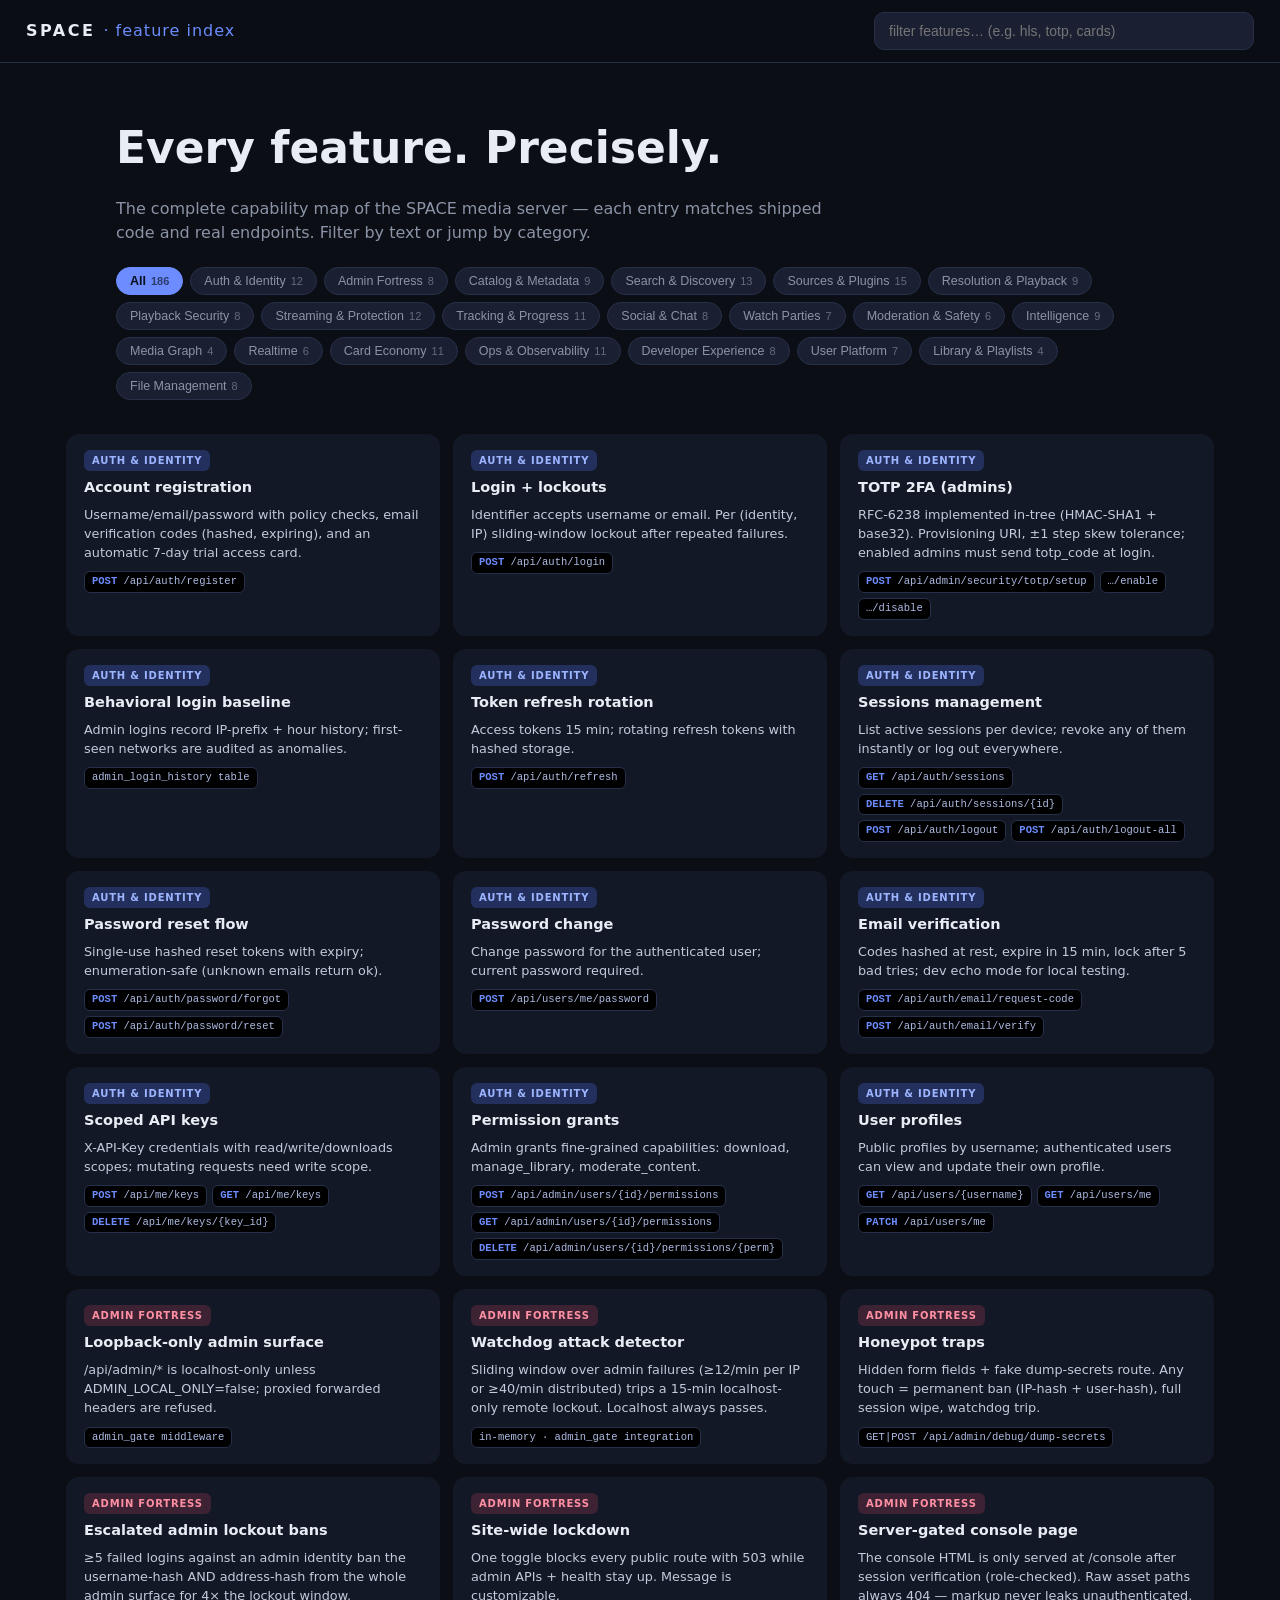
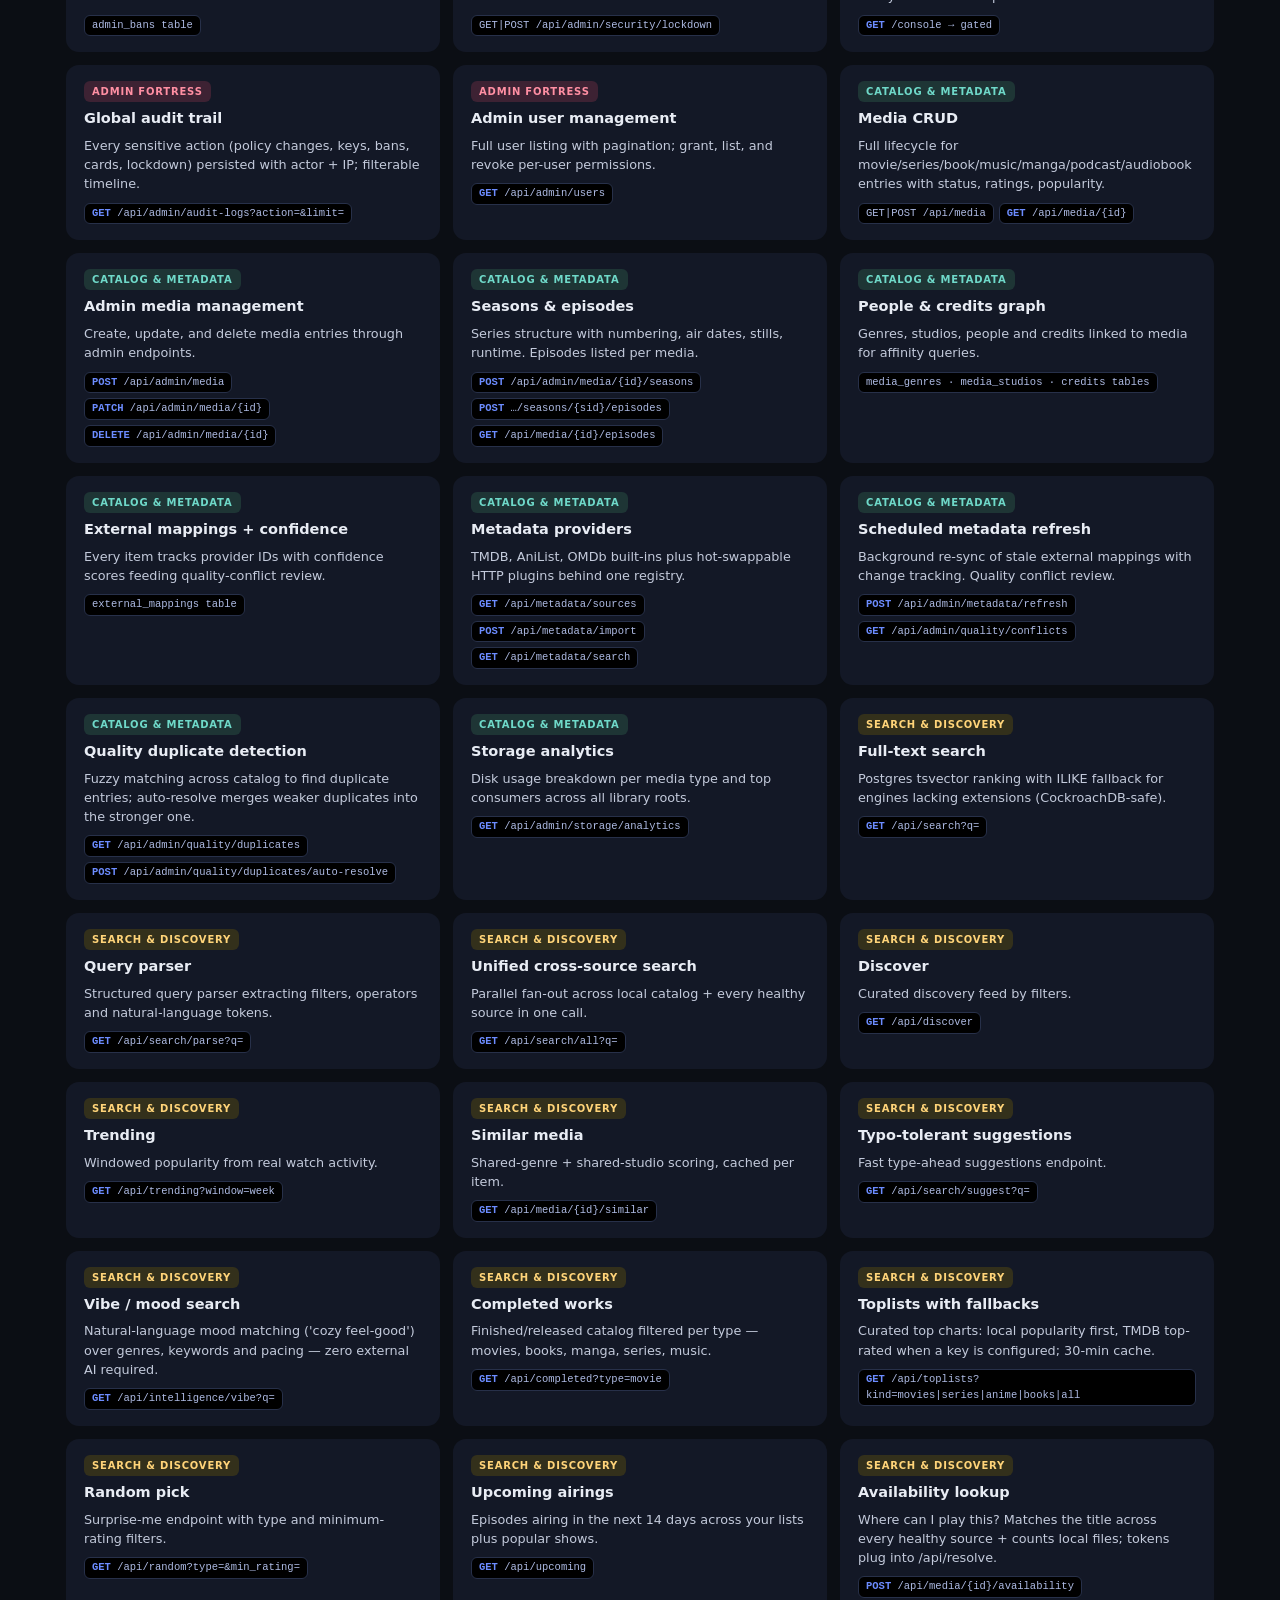
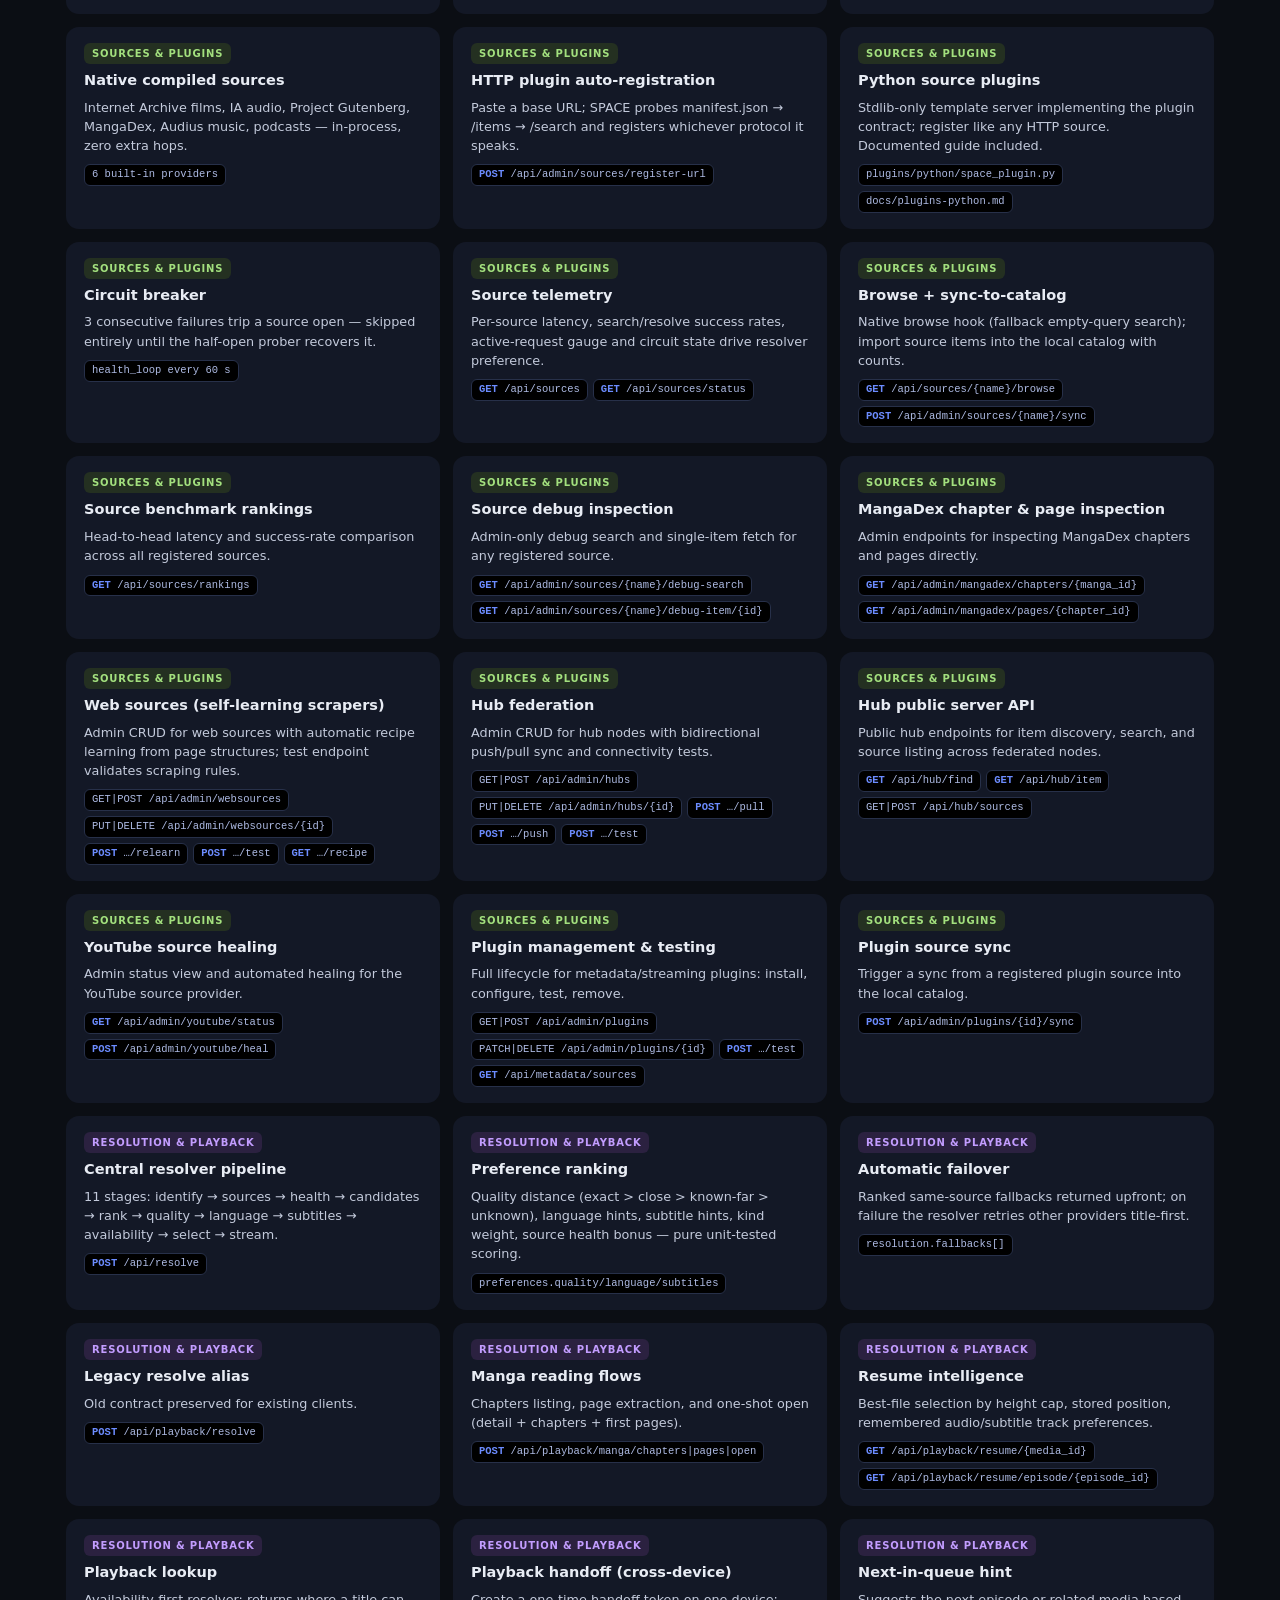
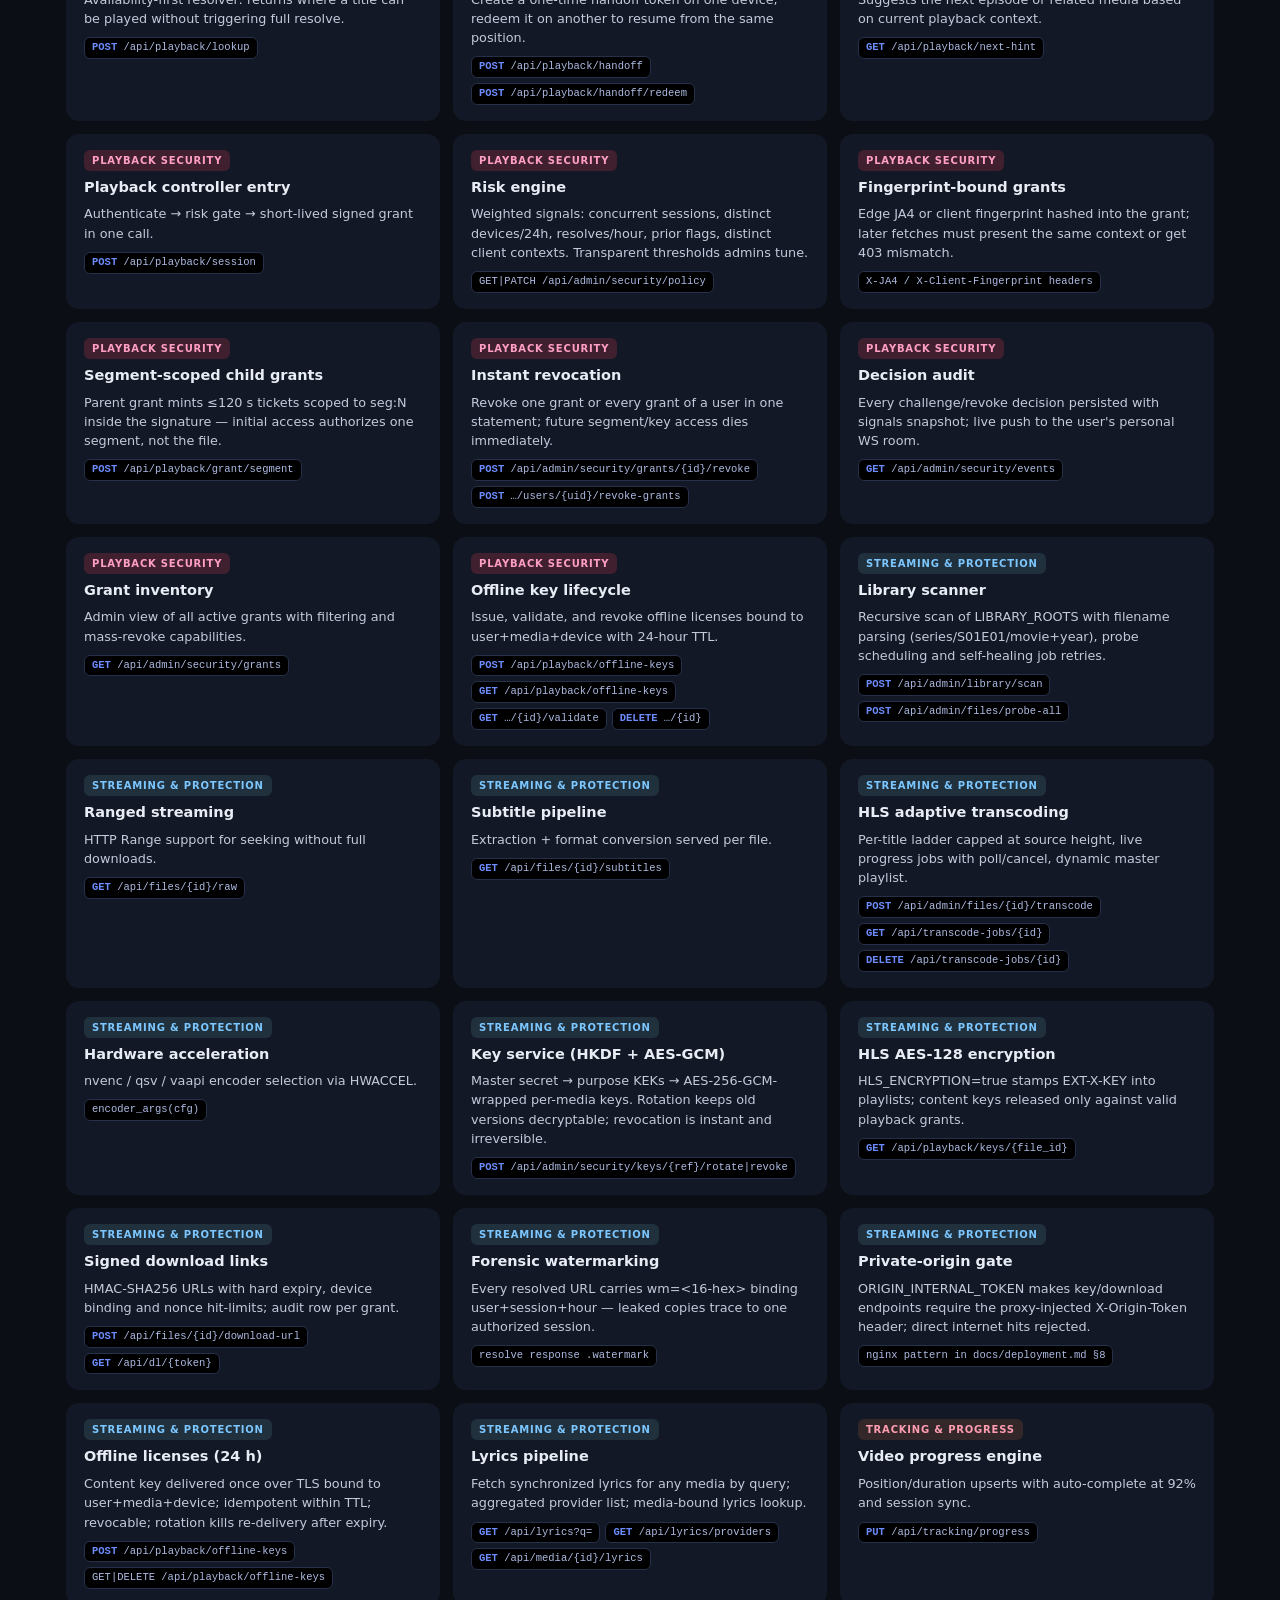
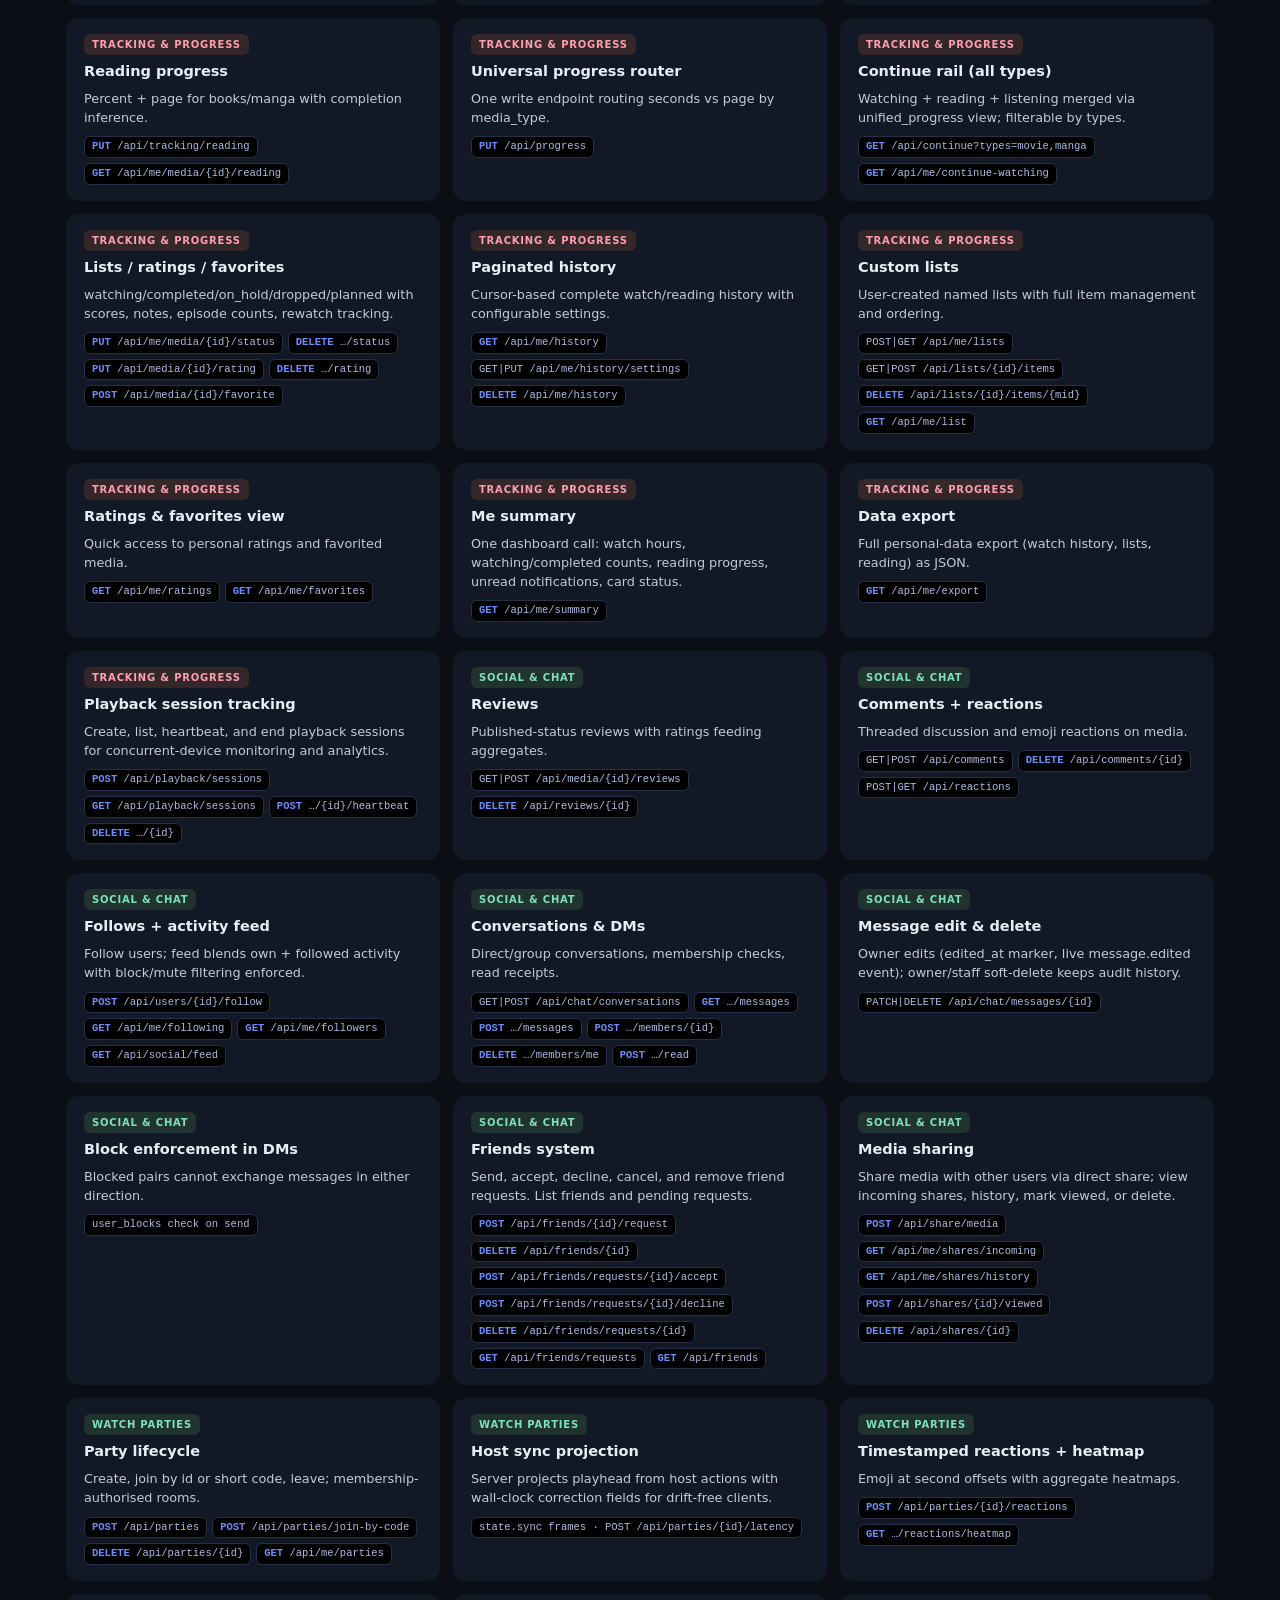
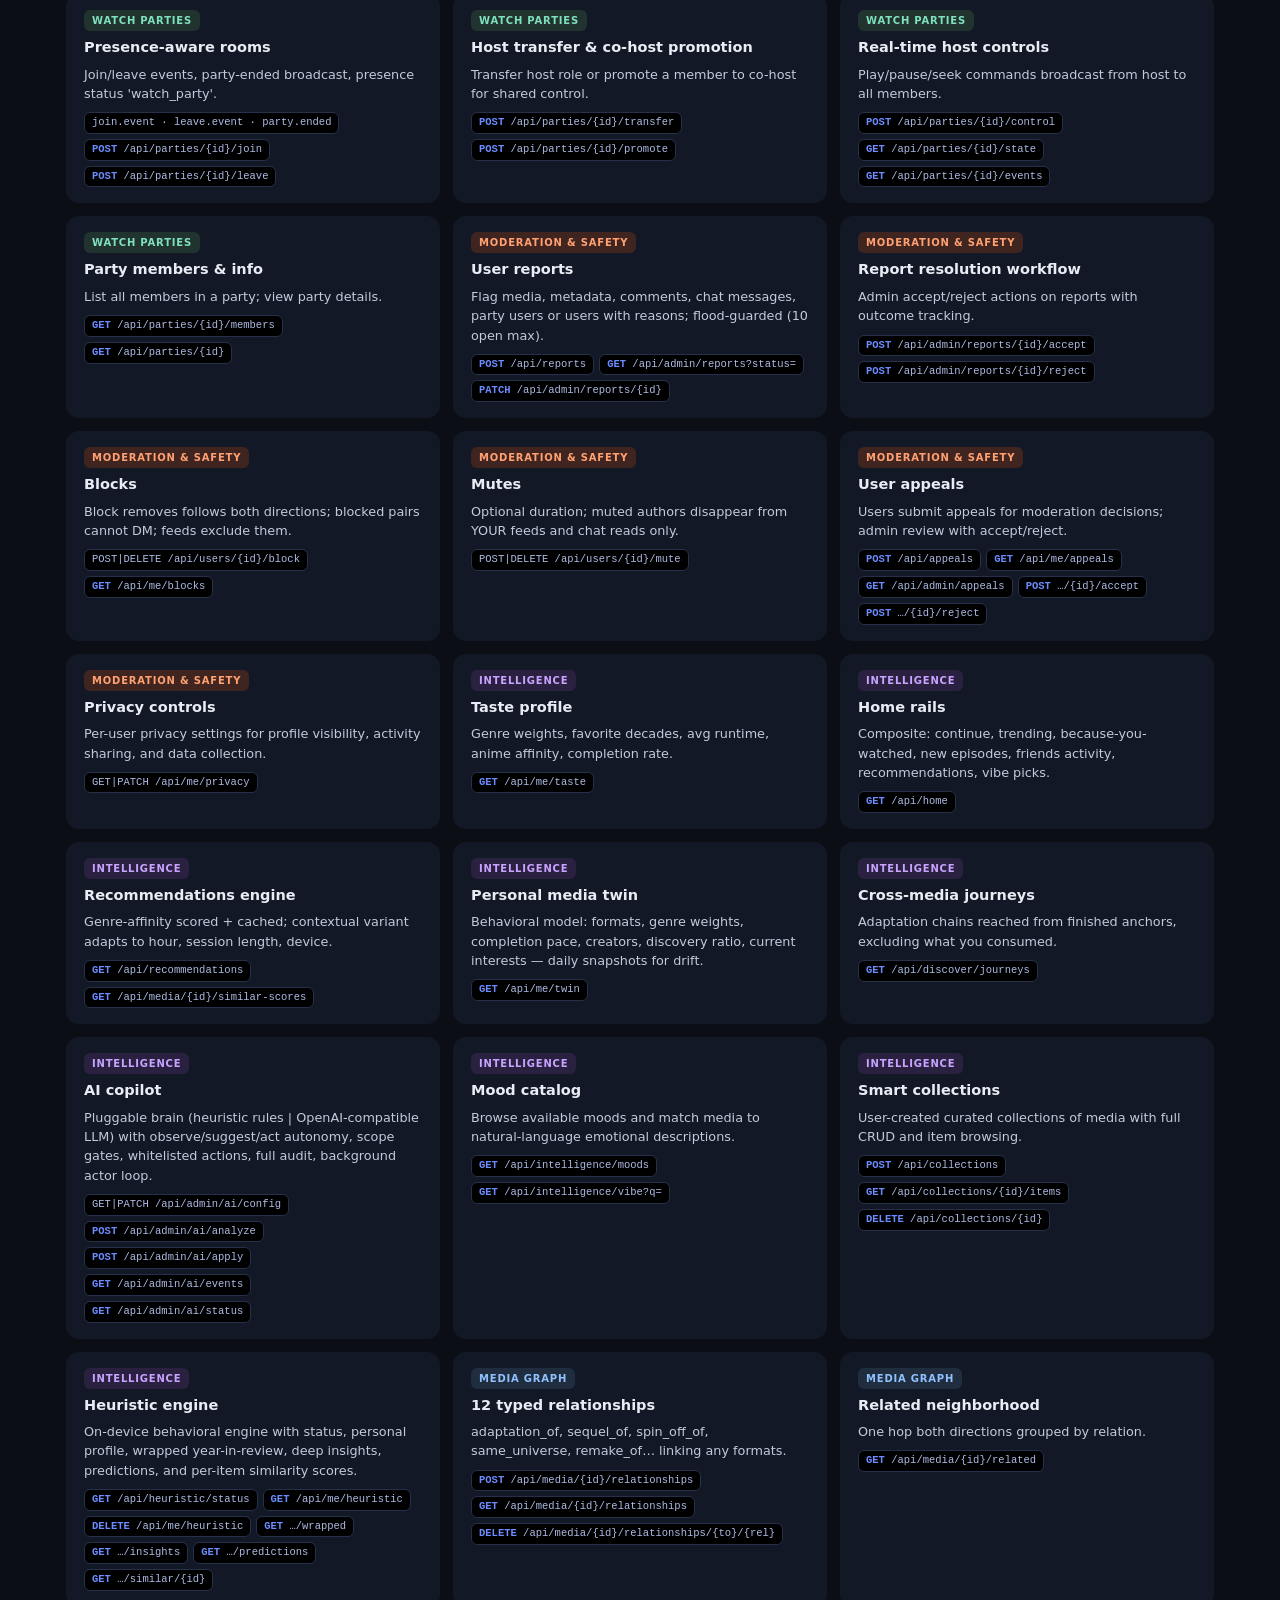
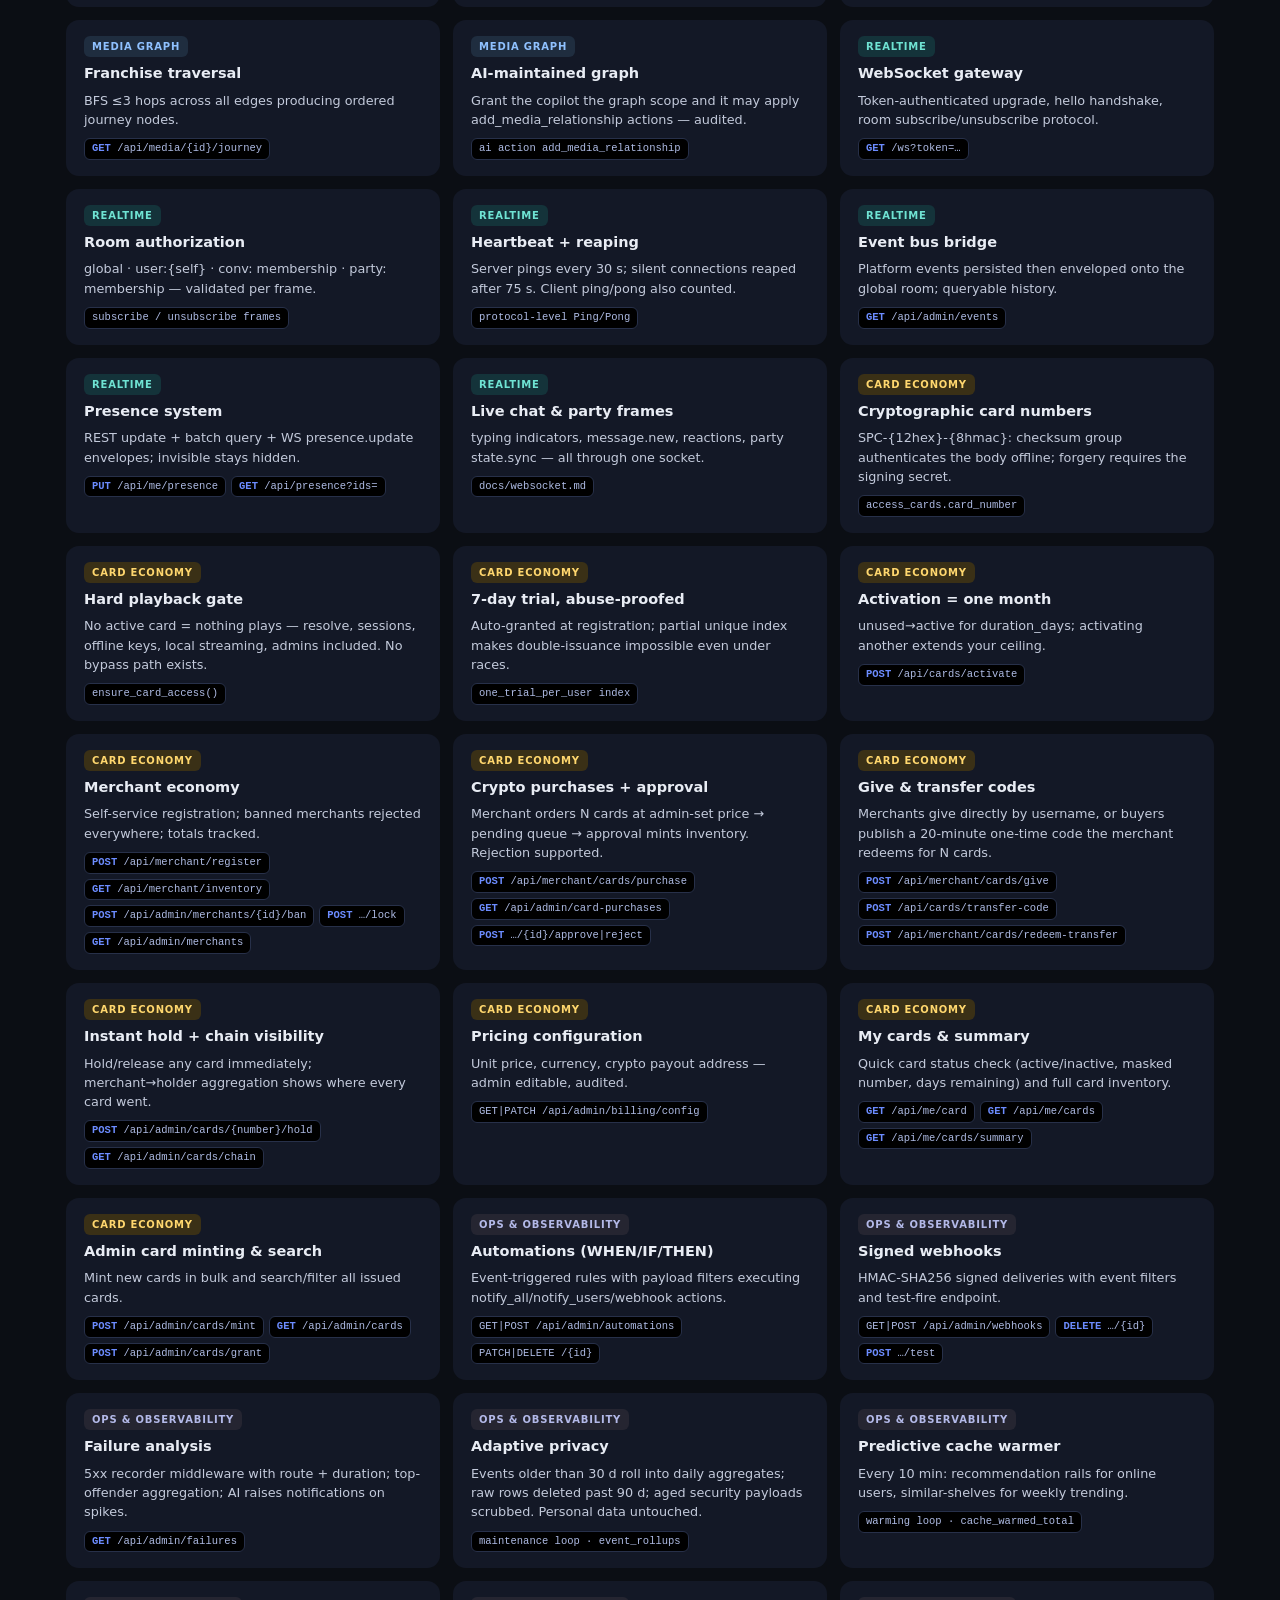
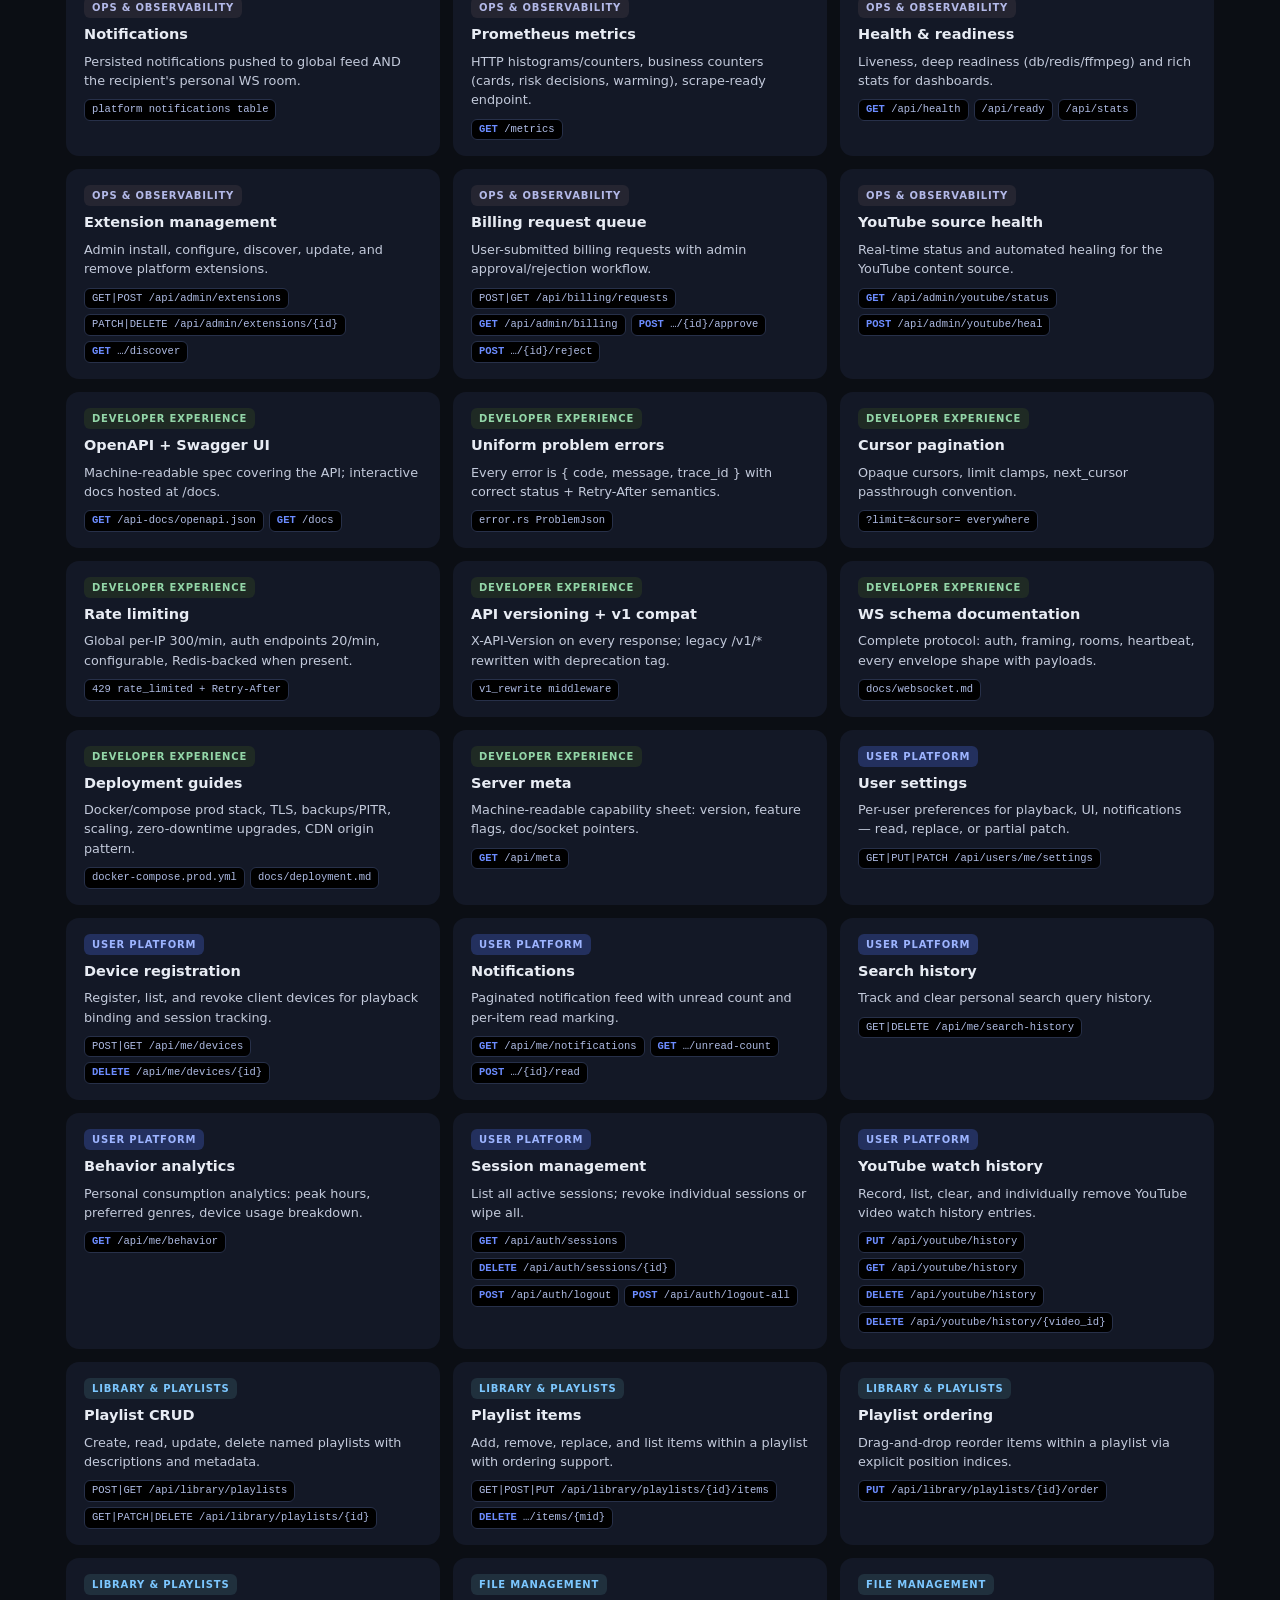
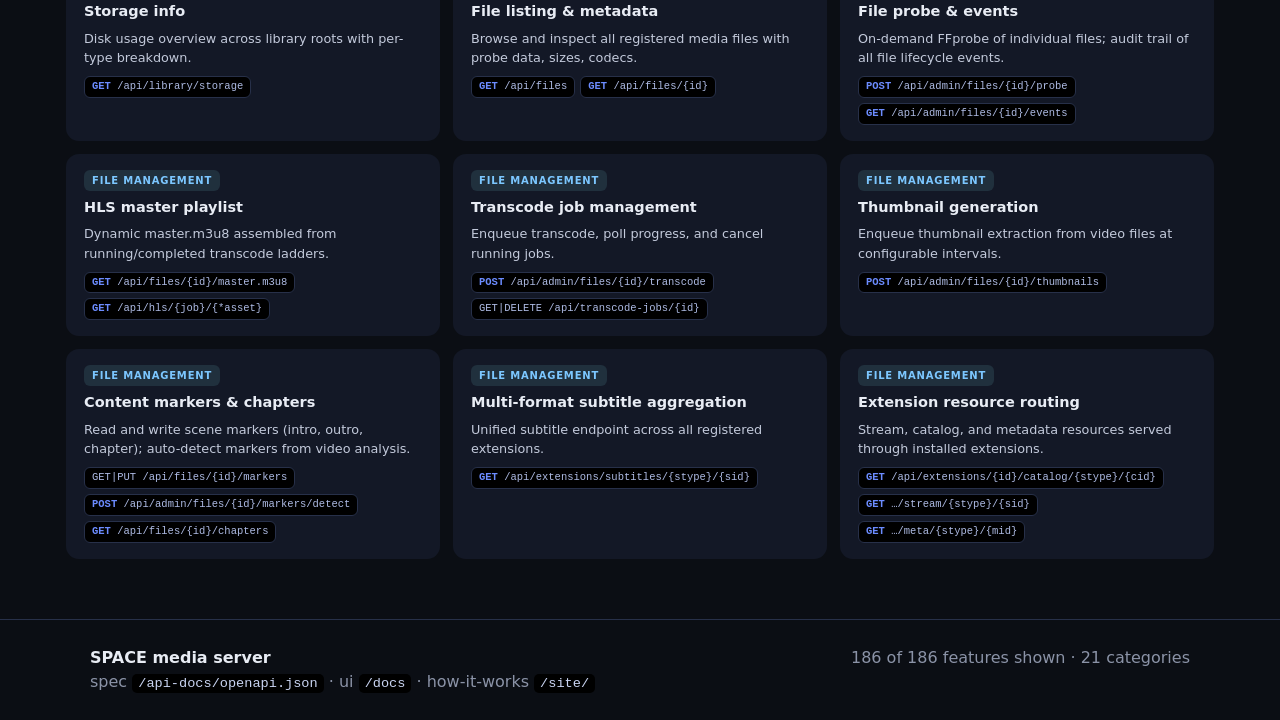
<file: features/index.html>
<!doctype html>
<html lang="en">
<head>
<meta charset="utf-8"/>
<meta name="viewport" content="width=device-width, initial-scale=1"/>
<title>SPACE · Every Feature</title>
<link rel="stylesheet" href="styles.css"/>
</head>
<body>

<header class="topbar">
  <div class="brand">SPACE <span>· feature index</span></div>
  <input id="q" type="search" placeholder="filter features… (e.g. hls, totp, cards)" autocomplete="off"/>
</header>

<section class="hero">
  <h1>Every feature. Precisely.</h1>
  <p class="lede">
    The complete capability map of the SPACE media server — each entry matches
    shipped code and real endpoints. Filter by text or jump by category.
  </p>
  <div class="cats" id="cats"></div>
</section>

<main id="grid" class="grid"></main>

<footer>
  <div class="foot-inner">
    <div><b>SPACE media server</b><br/>
      <span class="muted">spec <code>/api-docs/openapi.json</code> · ui <code>/docs</code> · how-it-works <code>/site/</code></span></div>
    <div class="muted" id="count-line"></div>
  </div>
</footer>

<script src="data.js"></script>
<script src="app.js"></script>
</body>
</html>
</file>
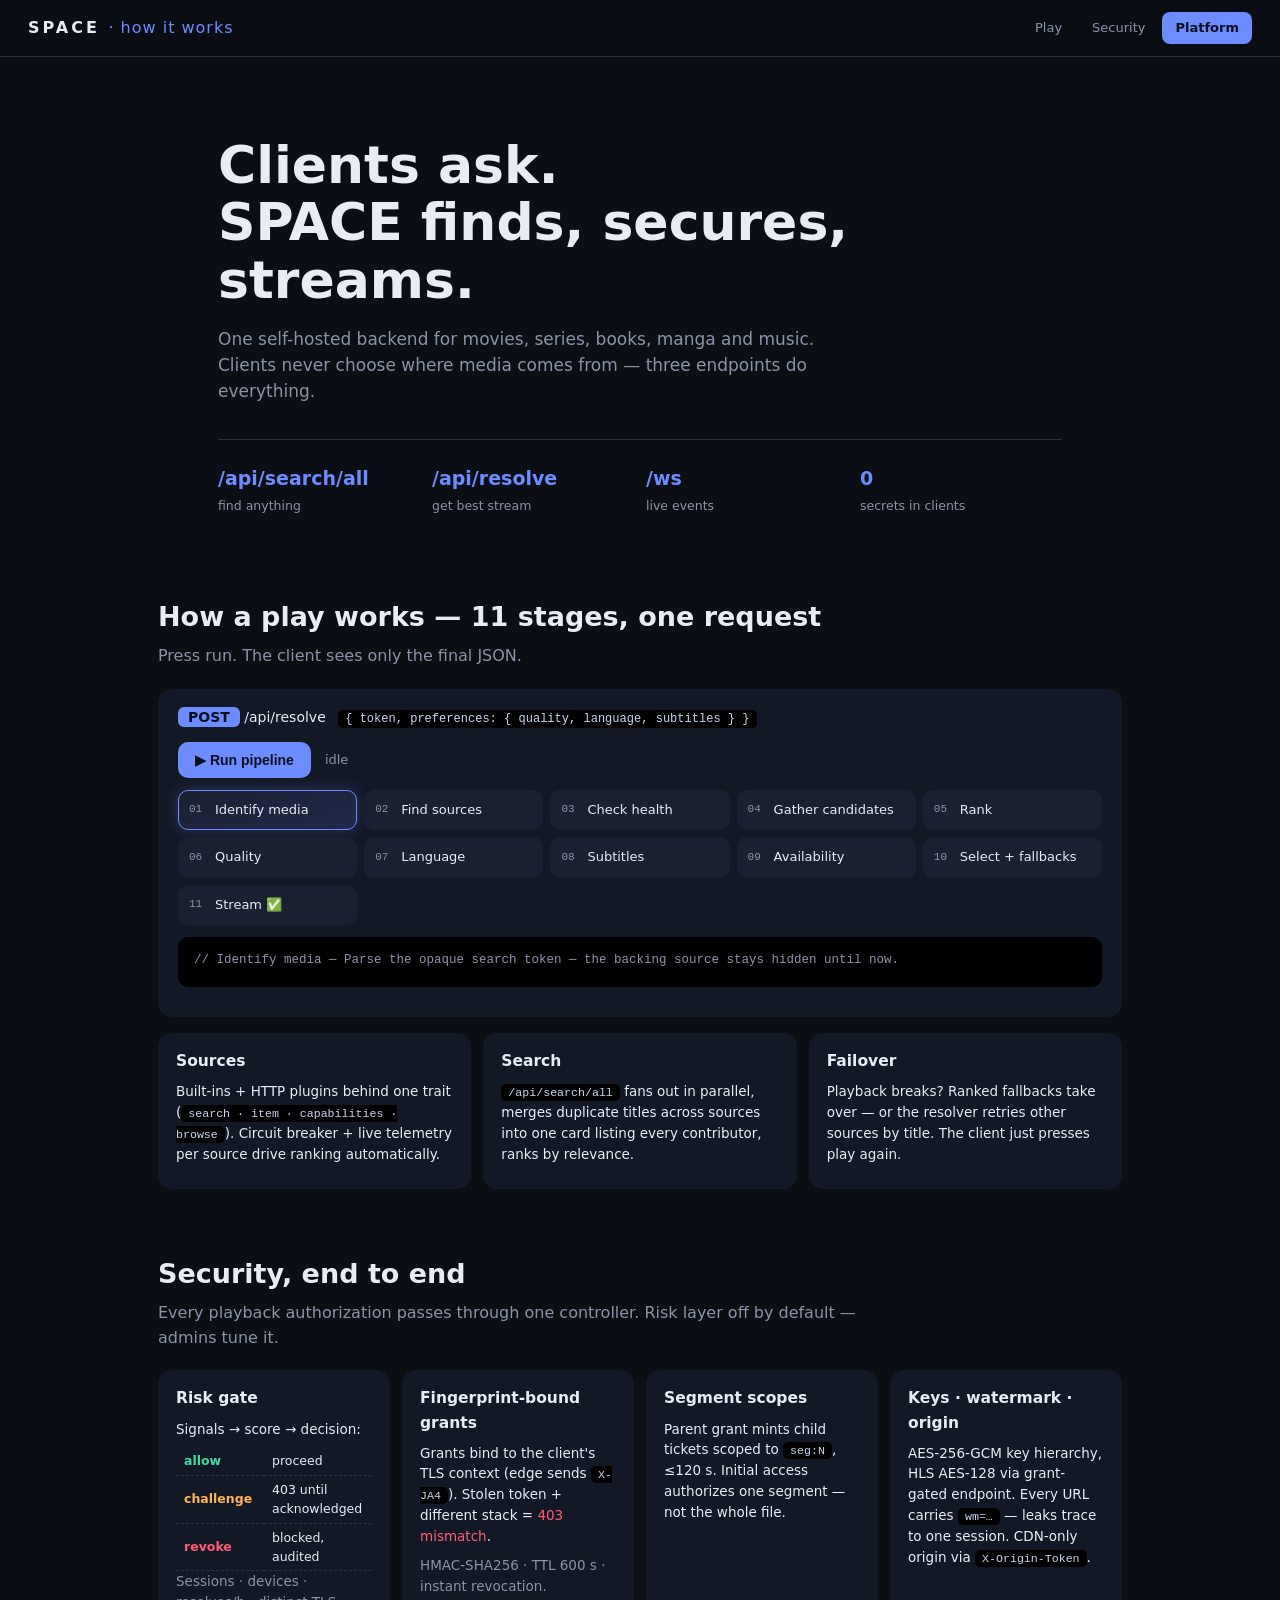
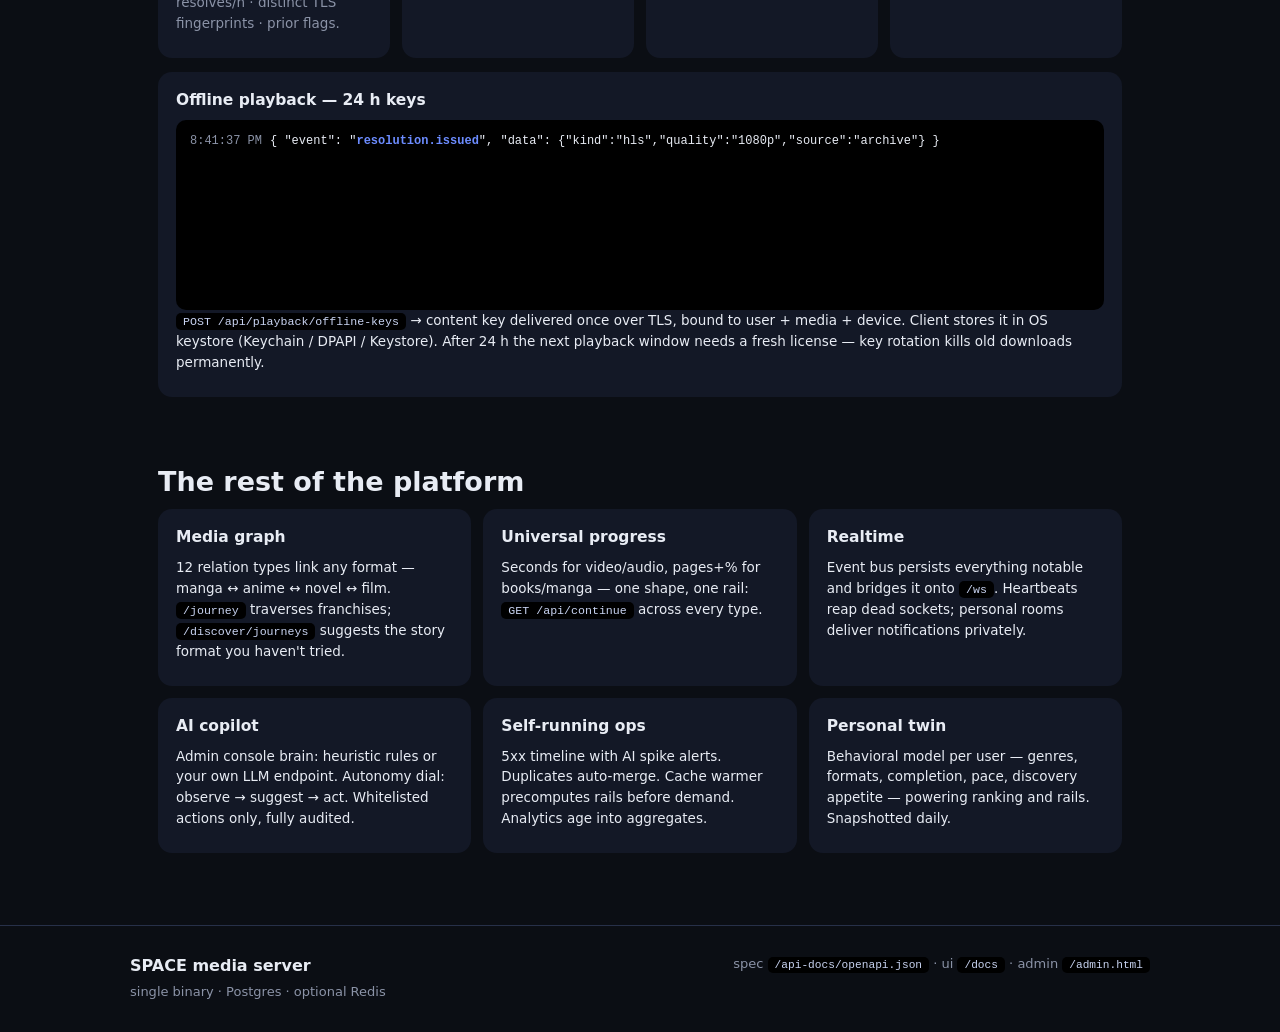
<file: site/index.html>
<!doctype html>
<html lang="en">
<head>
<meta charset="utf-8"/>
<meta name="viewport" content="width=device-width, initial-scale=1"/>
<title>SPACE · How It Works</title>
<link rel="stylesheet" href="styles.css"/>
</head>
<body>

<header class="topbar">
  <div class="brand">SPACE <span>· how it works</span></div>
  <nav id="nav">
    <a href="#play">Play</a>
    <a href="#security">Security</a>
    <a href="#platform">Platform</a>
  </nav>
</header>

<!-- ============================== HERO ============================== -->
<section class="hero">
  <h1>Clients ask.<br/>SPACE finds, secures, streams.</h1>
  <p class="lede">
    One self-hosted backend for movies, series, books, manga and music.
    Clients never choose where media comes from — three endpoints do everything.
  </p>
  <div class="hero-stats">
    <div><b>/api/search/all</b><span>find anything</span></div>
    <div><b>/api/resolve</b><span>get best stream</span></div>
    <div><b>/ws</b><span>live events</span></div>
    <div><b>0</b><span>secrets in clients</span></div>
  </div>
</section>

<!-- ============================== PLAY ============================== -->
<section id="play" class="section">
  <h2>How a play works — 11 stages, one request</h2>
  <p class="sub">Press run. The client sees only the final JSON.</p>

  <div class="panel">
    <div class="req-line"><span class="m post">POST</span> /api/resolve
      <code>{ token, preferences: { quality, language, subtitles } }</code>
    </div>
    <div class="stepper-head">
      <button id="run-btn" class="btn accent">▶ Run pipeline</button>
      <span id="step-status" class="muted">idle</span>
    </div>
    <ol id="steps">
      <li data-note="Parse the opaque search token — the backing source stays hidden until now.">Identify media</li>
      <li data-note="Healthy providers ordered: primary first, category matches next.">Find sources</li>
      <li data-note="Circuit breaker skips dead backends — zero wasted latency.">Check health</li>
      <li data-note="Fan out for candidate streams; per-provider failures are isolated.">Gather candidates</li>
      <li data-note="Score: kind weight, quality distance, language + subtitle hints, source success rate.">Rank</li>
      <li data-note="Exact quality match wins; close degrades gracefully; unknown ranks lowest.">Quality</li>
      <li data-note="Labels scanned for language signals (eng / japanese / dub…).">Language</li>
      <li data-note="sub / srt / vtt mentions boost streams matching your preference.">Subtitles</li>
      <li data-note="Only providers that returned playable links survive.">Availability</li>
      <li data-note="Winner selected; runners-up become fallbacks for automatic failover.">Select + fallbacks</li>
      <li data-note="Short-lived signed grant issued, watermark stamped on URL, stream returns.">Stream ✅</li>
    </ol>
    <pre id="step-note" class="note">// press Run</pre>
    <div id="result-card" class="result hidden">
      <div class="res-title ok">200 OK</div>
<pre>{ "resolution_id": "0192…", "kind": "hls",
  "url": "https://…/index.m3u8?wm=a1b2c3d4e5f60718",
  "quality": "1080p", "expires_at_unix": 1750000000,
  "authorization": "&lt;base64&gt;.&lt;hmac&gt;",
  "fallbacks": [ { "kind": "mp4" } ],
  "watermark": "a1b2c3d4e5f60718" }</pre>
    </div>
  </div>

  <div class="three-cards">
    <div class="card"><h3>Sources</h3><p>Built-ins + HTTP plugins behind one trait (<code>search · item · capabilities · browse</code>). Circuit breaker + live telemetry per source drive ranking automatically.</p></div>
    <div class="card"><h3>Search</h3><p><code>/api/search/all</code> fans out in parallel, merges duplicate titles across sources into one card listing every contributor, ranks by relevance.</p></div>
    <div class="card"><h3>Failover</h3><p>Playback breaks? Ranked fallbacks take over — or the resolver retries other sources by title. The client just presses play again.</p></div>
  </div>
</section>

<!-- ============================== SECURITY ============================== -->
<section id="security" class="section">
  <h2>Security, end to end</h2>
  <p class="sub">Every playback authorization passes through one controller. Risk layer off by default — admins tune it.</p>

  <div class="four-cards">
    <div class="card">
      <h3>Risk gate</h3>
      <p>Signals → score → decision:</p>
      <table class="mini">
        <tr><td class="ok">allow</td><td>proceed</td></tr>
        <tr><td class="warn">challenge</td><td>403 until acknowledged</td></tr>
        <tr><td class="err">revoke</td><td>blocked, audited</td></tr>
      </table>
      <p class="muted">Sessions · devices · resolves/h · distinct TLS fingerprints · prior flags.</p>
    </div>
    <div class="card">
      <h3>Fingerprint-bound grants</h3>
      <p>Grants bind to the client's TLS context (edge sends <code>X-JA4</code>). Stolen token + different stack = <span class="err">403 mismatch</span>.</p>
      <p class="muted">HMAC-SHA256 · TTL 600 s · instant revocation.</p>
    </div>
    <div class="card">
      <h3>Segment scopes</h3>
      <p>Parent grant mints child tickets scoped to <code>seg:N</code>, ≤120 s. Initial access authorizes one segment — not the whole file.</p>
    </div>
    <div class="card">
      <h3>Keys · watermark · origin</h3>
      <p>AES-256-GCM key hierarchy, HLS AES-128 via grant-gated endpoint. Every URL carries <code>wm=…</code> — leaks trace to one session. CDN-only origin via <code>X-Origin-Token</code>.</p>
    </div>
  </div>

  <div class="card wide">
    <h3>Offline playback — 24 h keys</h3>
    <p><code>POST /api/playback/offline-keys</code> → content key delivered once over TLS, bound to user + media + device. Client stores it in OS keystore (Keychain / DPAPI / Keystore). After 24 h the next playback window needs a fresh license — key rotation kills old downloads permanently.</p>
  </div>
</section>

<!-- ============================== PLATFORM ============================== -->
<section id="platform" class="section">
  <h2>The rest of the platform</h2>
  <div class="six-cards">
    <div class="card"><h3>Media graph</h3><p>12 relation types link any format — manga ↔ anime ↔ novel ↔ film. <code>/journey</code> traverses franchises; <code>/discover/journeys</code> suggests the story format you haven't tried.</p></div>
    <div class="card"><h3>Universal progress</h3><p>Seconds for video/audio, pages+% for books/manga — one shape, one rail: <code>GET /api/continue</code> across every type.</p></div>
    <div class="card"><h3>Realtime</h3><p>Event bus persists everything notable and bridges it onto <code>/ws</code>. Heartbeats reap dead sockets; personal rooms deliver notifications privately.</p></div>
    <div class="card"><h3>AI copilot</h3><p>Admin console brain: heuristic rules or your own LLM endpoint. Autonomy dial: observe → suggest → act. Whitelisted actions only, fully audited.</p></div>
    <div class="card"><h3>Self-running ops</h3><p>5xx timeline with AI spike alerts. Duplicates auto-merge. Cache warmer precomputes rails before demand. Analytics age into aggregates.</p></div>
    <div class="card"><h3>Personal twin</h3><p>Behavioral model per user — genres, formats, completion, pace, discovery appetite — powering ranking and rails. Snapshotted daily.</p></div>
  </div>
</section>

<footer>
  <div class="foot-inner">
    <div><b>SPACE media server</b><br/><span class="muted">single binary · Postgres · optional Redis</span></div>
    <div class="muted">spec <code>/api-docs/openapi.json</code> · ui <code>/docs</code> · admin <code>/admin.html</code></div>
  </div>
</footer>

<script src="app.js"></script>
</body>
</html>
</file>
<file: features/styles.css>
/* SPACE feature index */
:root {
  --bg:#0b0e14; --panel:#131826; --panel2:#1a2032; --line:#273049;
  --text:#e8ecf4; --muted:#8b93a7; --accent:#6c8cff;
  --ok:#43d9a3; --warn:#ffb454; --err:#ff5c74;
}
* { box-sizing:border-box }
body { margin:0; background:var(--bg); color:var(--text);
  font-family:Inter,'Segoe UI',system-ui,sans-serif; line-height:1.5 }
code { background:#000; padding:2px 6px; border-radius:5px;
  font-family:ui-monospace,Cascadia Code,Consolas,monospace; font-size:.85em; color:#c9d4f2 }

.topbar { position:sticky; top:0; z-index:50; display:flex; align-items:center;
  justify-content:space-between; gap:16px; padding:12px 26px;
  background:rgba(11,14,20,.9); backdrop-filter:blur(8px); border-bottom:1px solid var(--line) }
.brand { letter-spacing:2.5px; font-weight:700 }
.brand span { color:var(--accent); letter-spacing:1px; font-weight:400 }
#q { flex:0 1 380px; background:var(--panel2); color:var(--text); border:1px solid var(--line);
  border-radius:10px; padding:10px 14px; font-size:14px }
#q:focus { outline:none; border-color:var(--accent) }

.hero { max-width:1100px; margin:0 auto; padding:52px 26px 8px }
.hero h1 { font-size:clamp(28px,4vw,44px); margin:0 0 10px }
.lede { color:var(--muted); max-width:720px }
.cats { display:flex; gap:7px; flex-wrap:wrap; margin-top:22px }
.cat {
  background:var(--panel2); border:1px solid var(--line); color:var(--muted);
  border-radius:999px; padding:6px 13px; cursor:pointer; font-size:12.5px; transition:all .15s
}
.cat:hover { color:var(--text) }
.cat.active { background:var(--accent); border-color:var(--accent); color:#08101f; font-weight:700 }
.cat .n { opacity:.65; margin-left:5px; font-size:11px }

.grid {
  max-width:1200px; margin:26px auto 60px; padding:0 26px;
  display:grid; grid-template-columns:repeat(auto-fill,minmax(330px,1fr)); gap:13px
}
.feat {
  background:var(--panel); border:1px solid transparent; border-radius:13px;
  padding:15px 17px; animation:rise .3s ease both
}
.feat:hover { border-color:var(--line) }
.feat h3 { margin:0 0 6px; font-size:14.5px; display:flex; align-items:center; gap:8px }
.feat p { margin:0 0 9px; font-size:12.8px; color:#c3cadb }
.eps { display:flex; flex-wrap:wrap; gap:5px }
.ep {
  font-family:ui-monospace,monospace; font-size:10.5px; color:#aebbe4;
  background:#000; border:1px solid var(--line); border-radius:6px; padding:2px 7px
}
.ep b { color:var(--accent); font-weight:700 }
.tag {
  font-size:10px; letter-spacing:.8px; text-transform:uppercase; font-weight:800;
  padding:3px 8px; border-radius:6px; white-space:nowrap
}
.t-auth { background:#23305e; color:#9db4ff } .t-security { background:#3d2233; color:#ff8fa3 }
.t-catalog { background:#1e3535; color:#6fd9c9 } .t-search { background:#33301b; color:#ffd479 }
.t-sources { background:#243021; color:#a3e07e } .t-playback { background:#2b2140; color:#c39dff } .t-playback2 { background:#401f2e; color:#ff9fc4 }
.t-streaming { background:#20303d; color:#7cc7ff } .t-tracking { background:#33272a; color:#ff9db0 }
.t-social { background:#21332e; color:#7fe0bd } .t-moderation { background:#402420; color:#ffa171 }
.t-intelligence { background:#2a2140; color:#c9a3ff } .t-graph { background:#1f2d3f; color:#8fc1ff }
.t-realtime { background:#14333a; color:#6fe3d3 } .t-billing { background:#3a3016; color:#ffd76e }
.t-ops { background:#252531; color:#b3b9e8 } .t-dx { background:#1f2a24; color:#93d6a8 }
.muted { color:var(--muted) }
.empty { grid-column:1/-1; text-align:center; color:var(--muted); padding:60px 0 }

footer { border-top:1px solid var(--line); padding:26px; margin-top:30px }
.foot-inner { max-width:1100px; margin:0 auto; display:flex; justify-content:space-between; gap:14px; flex-wrap:wrap }
@keyframes rise { from{opacity:0;transform:translateY(6px)} to{opacity:1} }
</file>
<file: site/styles.css>
/* SPACE · how it works — brief edition */
:root {
  --bg: #0b0e14;
  --panel: #131826;
  --panel2: #1a2032;
  --line: #273049;
  --text: #e8ecf4;
  --muted: #8b93a7;
  --accent: #6c8cff;
  --ok: #43d9a3;
  --warn: #ffb454;
  --err: #ff5c74;
}

* { box-sizing: border-box; }
html { scroll-behavior: smooth; scroll-padding-top: 70px; }
body {
  margin: 0; background: var(--bg); color: var(--text);
  font-family: Inter, "Segoe UI", system-ui, sans-serif; line-height: 1.55;
}
code {
  background: #000; padding: 2px 7px; border-radius: 5px;
  font-family: ui-monospace, Cascadia Code, Consolas, monospace; font-size: 0.86em;
  color: #c9d4f2;
}
pre {
  background: #000; border-radius: 10px; padding: 14px 16px; overflow: auto;
  font-size: 12.5px; line-height: 1.5;
  font-family: ui-monospace, Cascadia Code, Consolas, monospace; color: #b9c6e8;
}
.muted { color: var(--muted); font-size: 13px; }
.ok { color: var(--ok); } .warn { color: var(--warn); } .err { color: var(--err); }
.hidden { display: none !important; }

/* ---------- top bar ---------- */
.topbar {
  position: sticky; top: 0; z-index: 50;
  display: flex; align-items: center; justify-content: space-between; gap: 16px;
  padding: 12px 28px; background: rgba(11, 14, 20, .88);
  backdrop-filter: blur(8px); border-bottom: 1px solid var(--line);
}
.brand { letter-spacing: 3px; font-weight: 700; }
.brand span { color: var(--accent); letter-spacing: 1px; font-weight: 400; }
#nav { display: flex; gap: 4px; }
#nav a { color: var(--muted); text-decoration: none; font-size: 13px; padding: 6px 13px; border-radius: 8px; }
#nav a:hover { color: var(--text); background: var(--panel2); }
#nav a.active { color: #08101f; background: var(--accent); font-weight: 600; }

/* ---------- hero ---------- */
.hero { max-width: 900px; margin: 0 auto; padding: 80px 28px 30px; }
.hero h1 { font-size: clamp(32px, 5vw, 52px); line-height: 1.1; margin: 0 0 14px; }
.lede { color: var(--muted); font-size: 17px; max-width: 640px; }
.hero-stats {
  display: grid; grid-template-columns: repeat(auto-fit, minmax(160px, 1fr)); gap: 12px;
  margin-top: 34px; border-top: 1px solid var(--line); padding-top: 24px;
}
.hero-stats b { display: block; font-size: 19px; color: var(--accent); word-break: break-all; }
.hero-stats span { color: var(--muted); font-size: 12.5px; }

/* ---------- sections & cards ---------- */
.section { max-width: 1020px; margin: 0 auto; padding: 48px 28px 16px; }
.section h2 { font-size: 27px; margin: 0 0 6px; }
.sub { color: var(--muted); max-width: 760px; margin: 0 0 20px; }
.panel { background: var(--panel); border-radius: 14px; padding: 18px 20px; margin: 14px 0; }
.card { background: var(--panel); border-radius: 14px; padding: 16px 18px; }
.card h3 { margin: 0 0 8px; font-size: 15.5px; }
.card p { margin: 0 0 8px; font-size: 13.5px; }
.card.wide { margin-top: 14px; }
.three-cards { display: grid; grid-template-columns: repeat(auto-fit, minmax(260px, 1fr)); gap: 12px; margin-top: 16px; }
.four-cards { display: grid; grid-template-columns: repeat(auto-fit, minmax(230px, 1fr)); gap: 12px; }
.six-cards { display: grid; grid-template-columns: repeat(auto-fit, minmax(290px, 1fr)); gap: 12px; }

/* ---------- stepper ---------- */
.req-line { margin-bottom: 14px; font-size: 14px; }
.req-line code { margin-left: 8px; }
.m.post { background: var(--accent); color: #08101f; font-weight: 800; padding: 2px 10px; border-radius: 6px; }
.stepper-head { display: flex; align-items: center; gap: 14px; margin-bottom: 12px; }
.btn {
  background: var(--panel2); color: var(--text); border: none; border-radius: 10px;
  padding: 10px 17px; cursor: pointer; font-size: 14px; transition: filter .15s, transform .1s;
}
.btn:hover { filter: brightness(1.15); }
.btn:active { transform: scale(.97); }
.btn.accent { background: var(--accent); color: #08101f; font-weight: 700; }
#steps {
  list-style: none; counter-reset: step; padding: 0; margin: 0;
  display: grid; grid-template-columns: repeat(auto-fill, minmax(165px, 1fr)); gap: 7px;
}
#steps li {
  counter-increment: step; cursor: pointer; user-select: none;
  background: var(--panel2); border: 1px solid transparent; border-radius: 10px;
  padding: 9px 11px 9px 36px; font-size: 13px; position: relative; transition: all .18s;
}
#steps li::before {
  content: counter(step, decimal-leading-zero); position: absolute; left: 10px; top: 50%;
  transform: translateY(-50%); color: var(--muted); font-size: 11px; font-family: ui-monospace, monospace;
}
#steps li:hover { border-color: var(--line); }
#steps li.active {
  border-color: var(--accent); box-shadow: 0 0 16px rgba(108, 140, 255, .25);
  background: linear-gradient(160deg, var(--panel2), #20294a);
}
#steps li.done::before { content: "✓"; color: var(--ok); font-weight: 700; }
.note { min-height: 50px; margin-top: 12px; color: var(--muted); }
.result { animation: rise .4s ease; position: relative; }
.res-title { font-weight: 700; margin-bottom: 6px; }

/* ---------- tables ---------- */
table { width: 100%; border-collapse: collapse; }
.mini td { padding: 4px 8px; font-size: 12.5px; border-bottom: 1px dashed var(--line); }
.mini td:first-child { white-space: nowrap; font-weight: 600; width: 88px; }

/* ---------- event feed ---------- */
.feed {
  background: #000; border-radius: 10px; height: 190px; overflow-y: auto;
  padding: 12px 14px; margin-top: 8px; cursor: pointer;
  font-family: ui-monospace, monospace; font-size: 12px;
}
.ev { animation: rise .25s ease; word-break: break-all; }
.ev .t { color: var(--muted); margin-right: 8px; }
.ev b { color: var(--accent); font-weight: 600; }
.ev.sec b { color: var(--err); }

@keyframes rise { from { opacity: 0; transform: translateY(8px); } to { opacity: 1; } }

footer { border-top: 1px solid var(--line); margin-top: 56px; padding: 28px; }
.foot-inner {
  max-width: 1020px; margin: 0 auto; display: flex;
  justify-content: space-between; gap: 16px; flex-wrap: wrap;
}
</file>
